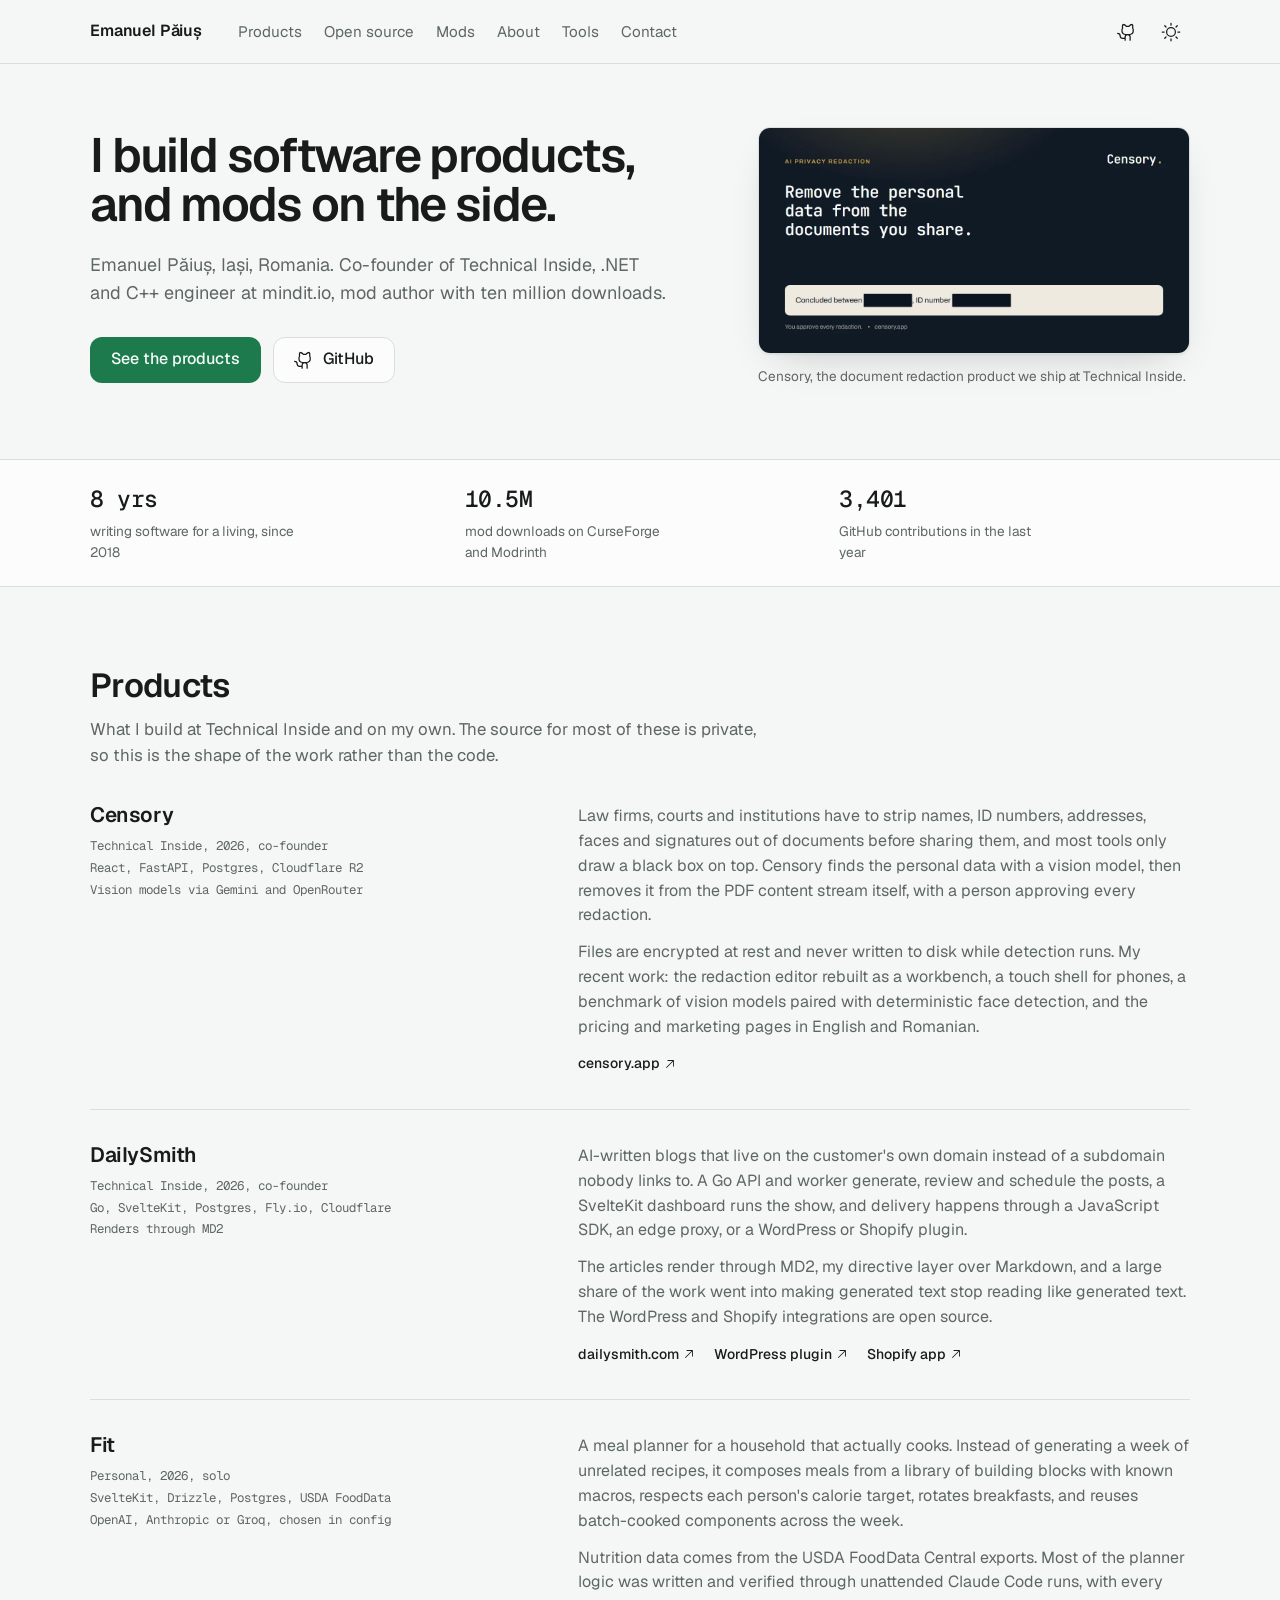
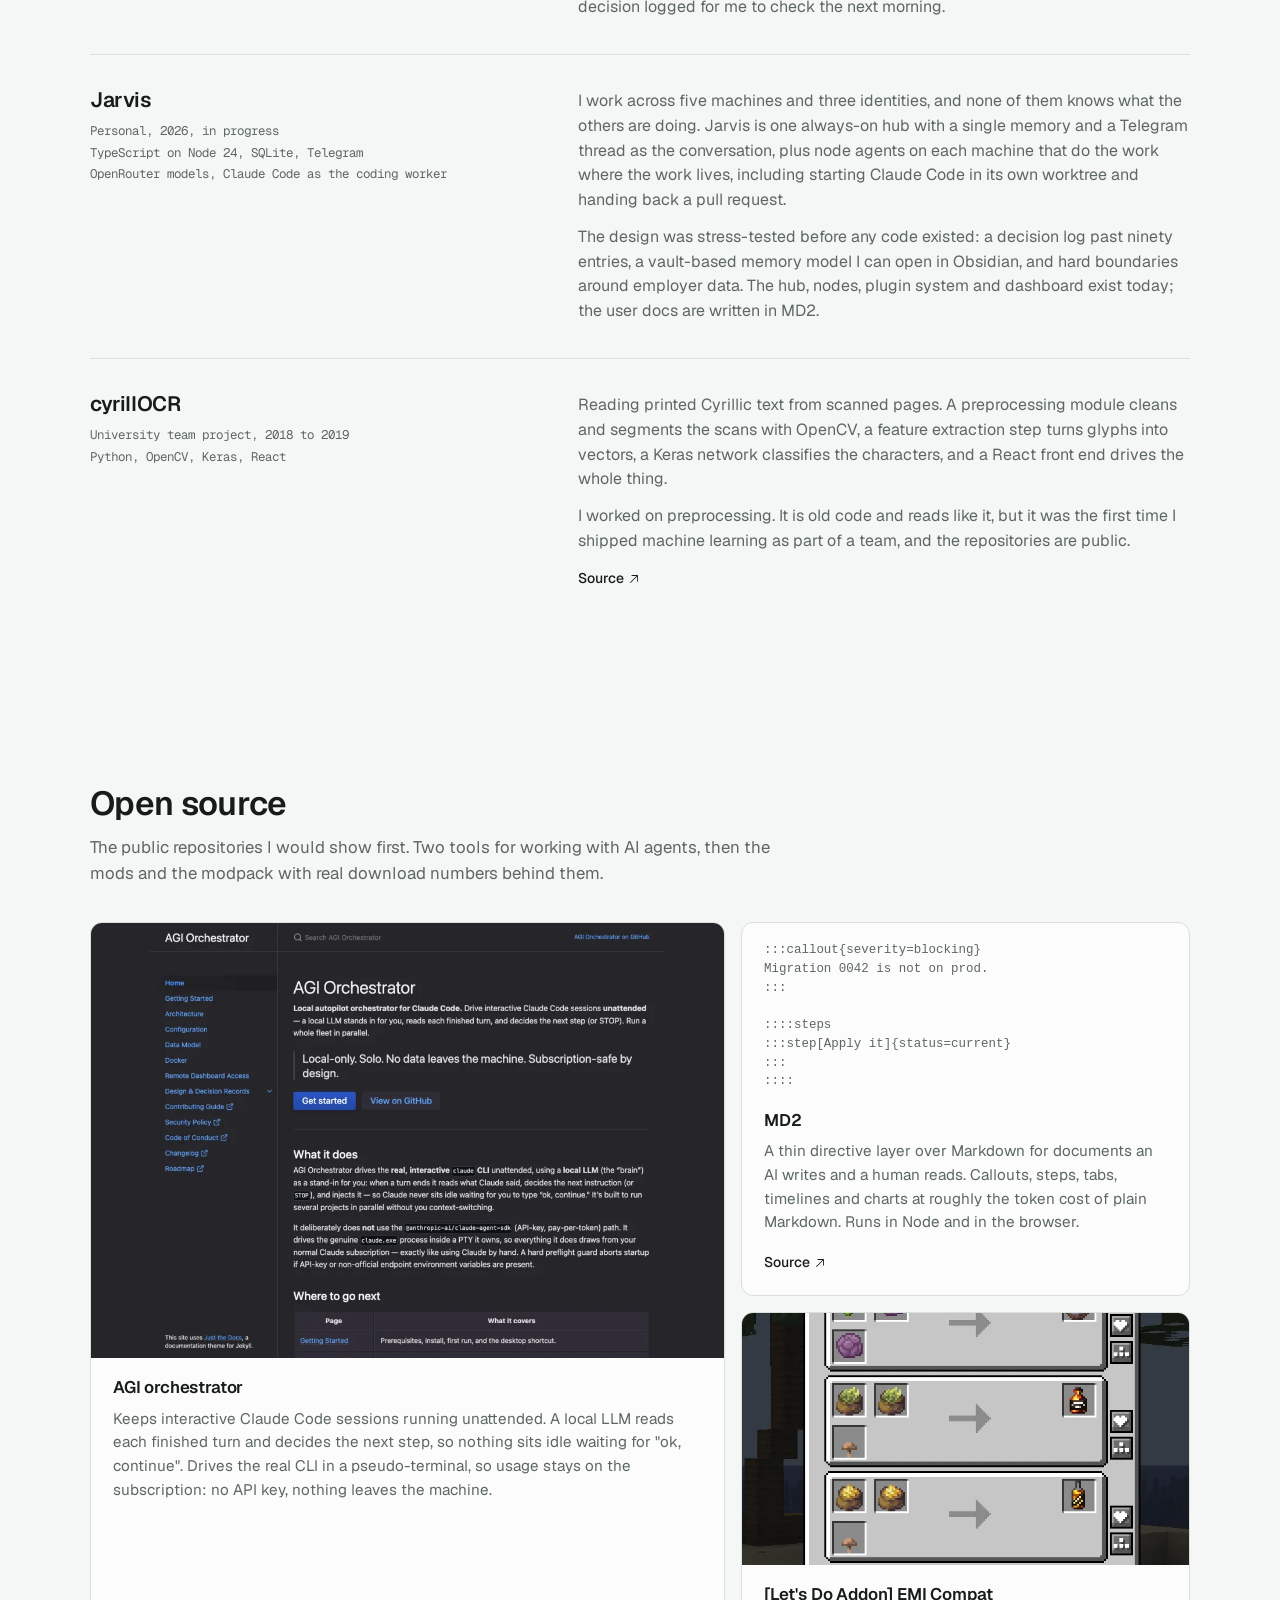
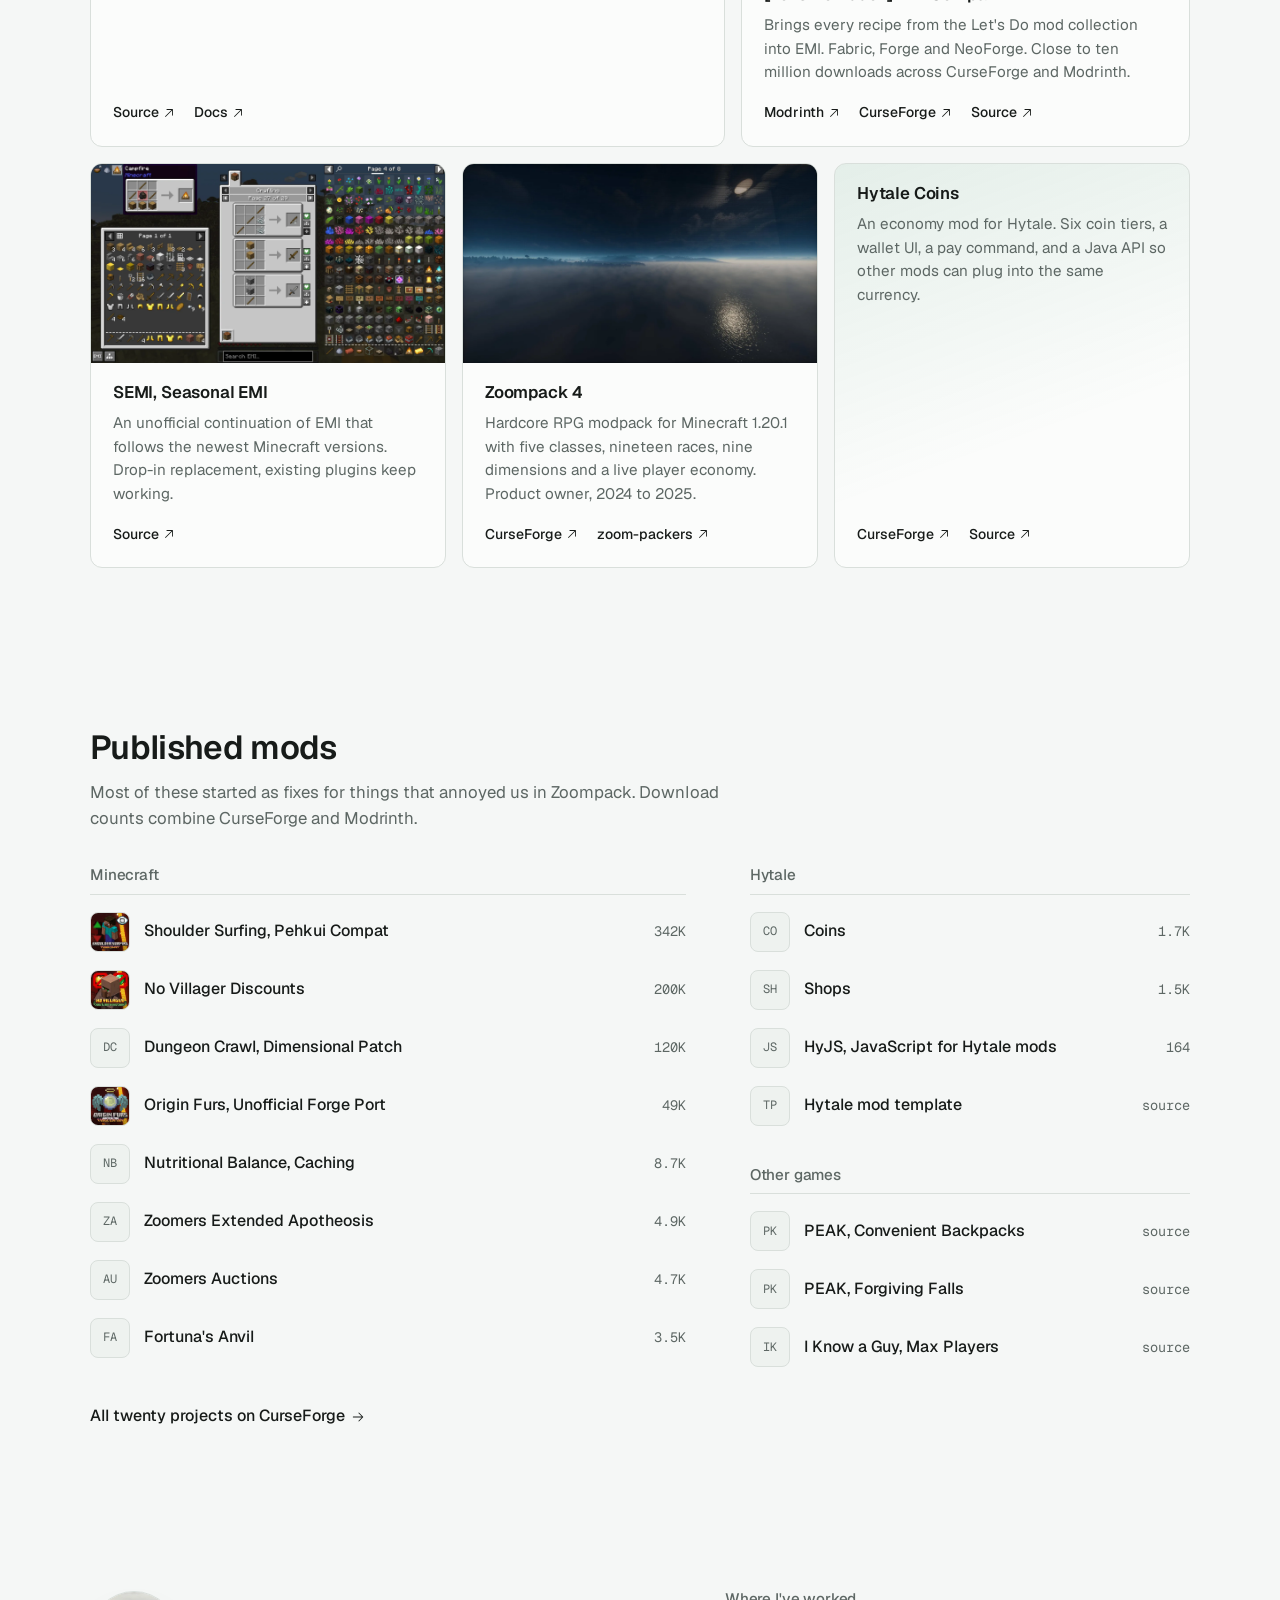
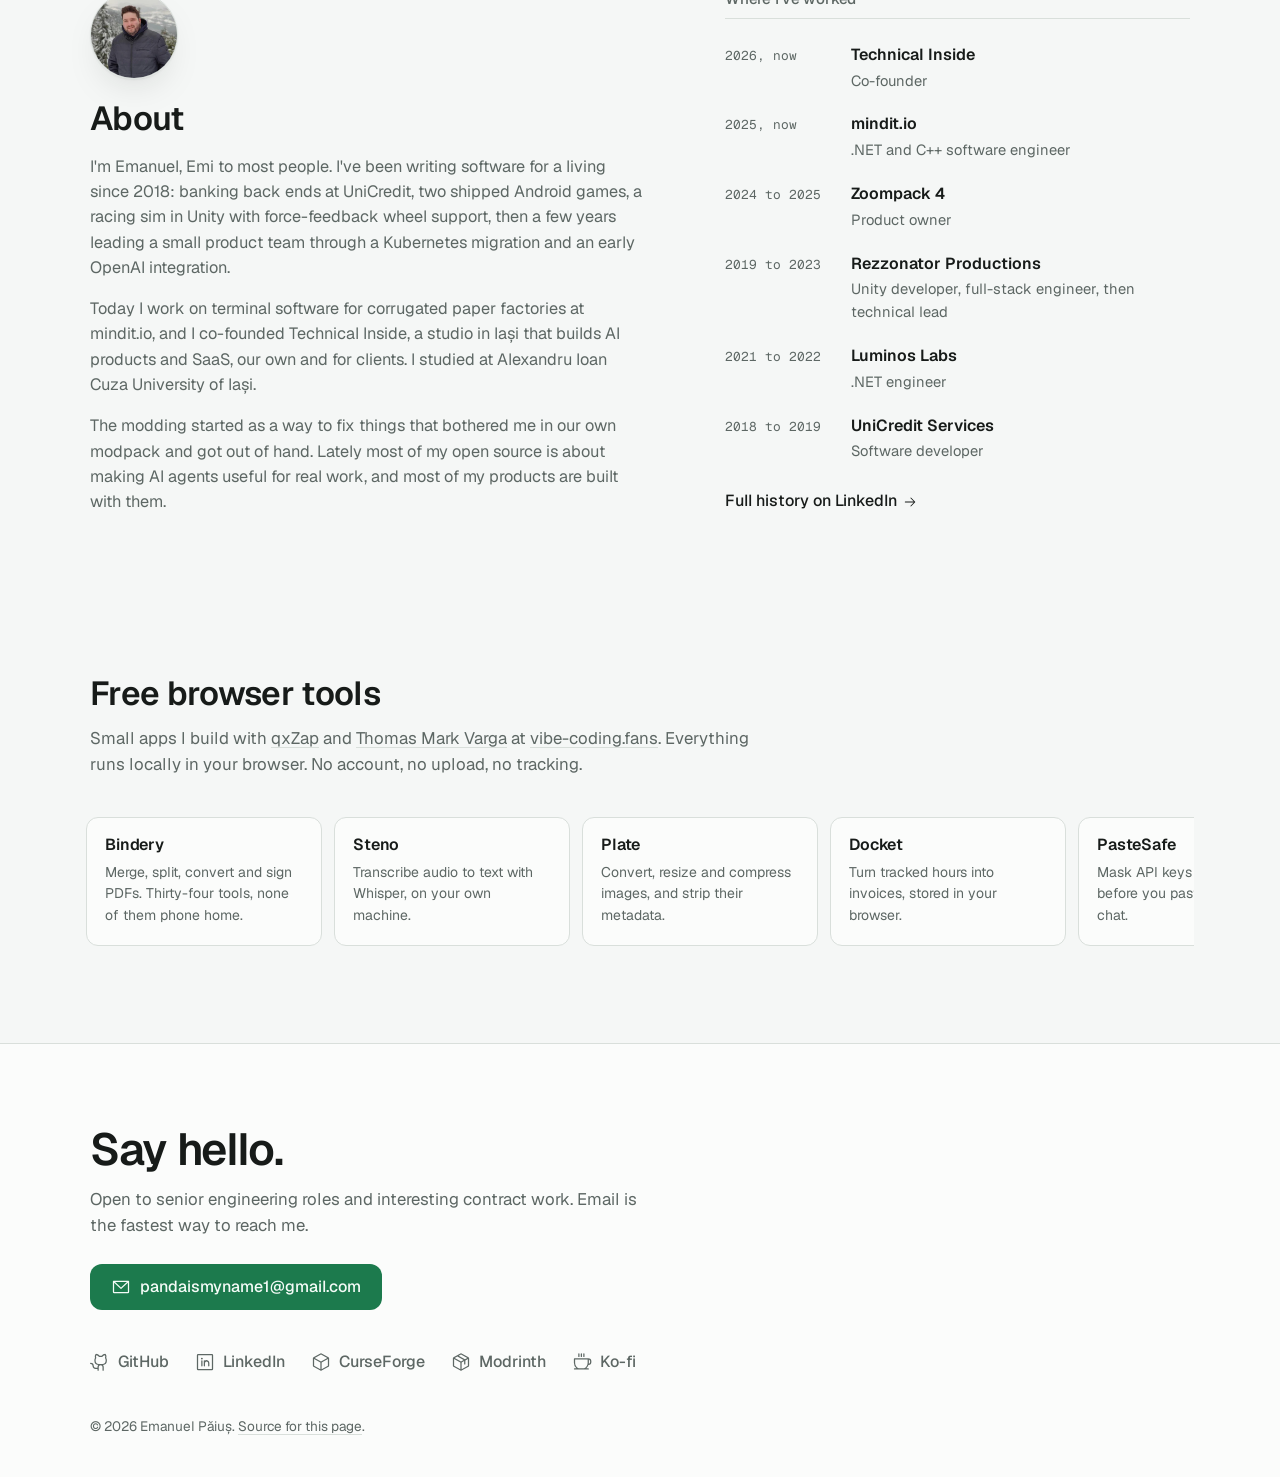
<file: index.html>
<!doctype html>
<html lang="en">
<head>
<meta charset="utf-8">
<meta name="viewport" content="width=device-width, initial-scale=1">
<title>Emanuel Păiuș</title>
<meta name="description" content="Emanuel Păiuș, software engineer in Iași, Romania. Co-founder of Technical Inside, where we build Censory and DailySmith, .NET and C++ engineer at mindit.io, and the author of Minecraft mods with more than ten million downloads.">
<link rel="canonical" href="https://pandaismyname1.github.io/">
<meta name="color-scheme" content="light dark">
<meta name="theme-color" media="(prefers-color-scheme: light)" content="#f5f7f6">
<meta name="theme-color" media="(prefers-color-scheme: dark)" content="#0f1211">
<meta property="og:type" content="profile">
<meta property="og:title" content="Emanuel Păiuș">
<meta property="og:description" content="Software engineer in Iași. Co-founder of Technical Inside, engineer at mindit.io, and the author of Minecraft mods with more than ten million downloads.">
<meta property="og:url" content="https://pandaismyname1.github.io/">
<meta property="og:image" content="https://pandaismyname1.github.io/assets/img/og.jpg">
<meta name="twitter:card" content="summary_large_image">
<link rel="icon" type="image/png" sizes="32x32" href="favicon-32.png">
<link rel="apple-touch-icon" href="apple-touch-icon.png">
<link rel="preload" href="assets/fonts/Geist-Variable.woff2" as="font" type="font/woff2" crossorigin>
<link rel="stylesheet" href="assets/styles.css">
<script>
  // Apply the saved theme before first paint so the page does not flash.
  (function () {
    document.documentElement.classList.add("js");
    try {
      var t = localStorage.getItem("theme");
      if (t === "light" || t === "dark") document.documentElement.setAttribute("data-theme", t);
    } catch (e) {}
  })();
</script>
<script type="application/ld+json">
{
  "@context": "https://schema.org",
  "@type": "Person",
  "name": "Emanuel-Andrei Păiuș",
  "alternateName": "Pandaismyname1",
  "url": "https://pandaismyname1.github.io/",
  "image": "https://pandaismyname1.github.io/assets/img/avatar.webp",
  "jobTitle": "Software Engineer",
  "worksFor": [
    { "@type": "Organization", "name": "Technical Inside", "url": "https://technicalinside.com" },
    { "@type": "Organization", "name": "mindit.io", "url": "https://mindit.io" }
  ],
  "alumniOf": { "@type": "CollegeOrUniversity", "name": "Alexandru Ioan Cuza University of Iași" },
  "address": { "@type": "PostalAddress", "addressLocality": "Iași", "addressCountry": "RO" },
  "email": "mailto:pandaismyname1@gmail.com",
  "sameAs": [
    "https://github.com/Pandaismyname1",
    "https://www.linkedin.com/in/emanuel-andrei-paius/",
    "https://www.curseforge.com/members/pandaismyname1/projects",
    "https://modrinth.com/user/Pandaismyname1",
    "https://ko-fi.com/pandaismyname1"
  ]
}
</script>
</head>
<body>
<!-- Phosphor Icons (MIT), https://phosphoricons.com -->
<svg xmlns="http://www.w3.org/2000/svg" style="display:none" aria-hidden="true">
  <symbol id="i-arrow-right" viewBox="0 0 256 256"><path d="M221.66,133.66l-72,72a8,8,0,0,1-11.32-11.32L196.69,136H40a8,8,0,0,1,0-16H196.69L138.34,61.66a8,8,0,0,1,11.32-11.32l72,72A8,8,0,0,1,221.66,133.66Z"/></symbol>
  <symbol id="i-arrow-up-right" viewBox="0 0 256 256"><path d="M200,64V168a8,8,0,0,1-16,0V83.31L69.66,197.66a8,8,0,0,1-11.32-11.32L172.69,72H88a8,8,0,0,1,0-16H192A8,8,0,0,1,200,64Z"/></symbol>
  <symbol id="i-coffee" viewBox="0 0 256 256"><path d="M80,56V24a8,8,0,0,1,16,0V56a8,8,0,0,1-16,0Zm40,8a8,8,0,0,0,8-8V24a8,8,0,0,0-16,0V56A8,8,0,0,0,120,64Zm32,0a8,8,0,0,0,8-8V24a8,8,0,0,0-16,0V56A8,8,0,0,0,152,64Zm96,56v8a40,40,0,0,1-37.51,39.91,96.59,96.59,0,0,1-27,40.09H208a8,8,0,0,1,0,16H32a8,8,0,0,1,0-16H56.54A96.3,96.3,0,0,1,24,136V88a8,8,0,0,1,8-8H208A40,40,0,0,1,248,120ZM200,96H40v40a80.27,80.27,0,0,0,45.12,72h69.76A80.27,80.27,0,0,0,200,136Zm32,24a24,24,0,0,0-16-22.62V136a95.78,95.78,0,0,1-1.2,15A24,24,0,0,0,232,128Z"/></symbol>
  <symbol id="i-cube" viewBox="0 0 256 256"><path d="M223.68,66.15,135.68,18h0a15.88,15.88,0,0,0-15.36,0l-88,48.17a16,16,0,0,0-8.32,14v95.64a16,16,0,0,0,8.32,14l88,48.17a15.88,15.88,0,0,0,15.36,0l88-48.17a16,16,0,0,0,8.32-14V80.18A16,16,0,0,0,223.68,66.15ZM128,32h0l80.34,44L128,120,47.66,76ZM40,90l80,43.78v85.79L40,175.82Zm96,129.57V133.82L216,90v85.78Z"/></symbol>
  <symbol id="i-envelope-simple" viewBox="0 0 256 256"><path d="M224,48H32a8,8,0,0,0-8,8V192a16,16,0,0,0,16,16H216a16,16,0,0,0,16-16V56A8,8,0,0,0,224,48ZM203.43,64,128,133.15,52.57,64ZM216,192H40V74.19l82.59,75.71a8,8,0,0,0,10.82,0L216,74.19V192Z"/></symbol>
  <symbol id="i-github-logo" viewBox="0 0 256 256"><path d="M208.31,75.68A59.78,59.78,0,0,0,202.93,28,8,8,0,0,0,196,24a59.75,59.75,0,0,0-48,24H124A59.75,59.75,0,0,0,76,24a8,8,0,0,0-6.93,4,59.78,59.78,0,0,0-5.38,47.68A58.14,58.14,0,0,0,56,104v8a56.06,56.06,0,0,0,48.44,55.47A39.8,39.8,0,0,0,96,192v8H72a24,24,0,0,1-24-24A40,40,0,0,0,8,136a8,8,0,0,0,0,16,24,24,0,0,1,24,24,40,40,0,0,0,40,40H96v16a8,8,0,0,0,16,0V192a24,24,0,0,1,48,0v40a8,8,0,0,0,16,0V192a39.8,39.8,0,0,0-8.44-24.53A56.06,56.06,0,0,0,216,112v-8A58.14,58.14,0,0,0,208.31,75.68ZM200,112a40,40,0,0,1-40,40H112a40,40,0,0,1-40-40v-8a41.74,41.74,0,0,1,6.9-22.48A8,8,0,0,0,80,73.83a43.81,43.81,0,0,1,.79-33.58,43.88,43.88,0,0,1,32.32,20.06A8,8,0,0,0,119.82,64h32.35a8,8,0,0,0,6.74-3.69,43.87,43.87,0,0,1,32.32-20.06A43.81,43.81,0,0,1,192,73.83a8.09,8.09,0,0,0,1,7.65A41.72,41.72,0,0,1,200,104Z"/></symbol>
  <symbol id="i-linkedin-logo" viewBox="0 0 256 256"><path d="M216,24H40A16,16,0,0,0,24,40V216a16,16,0,0,0,16,16H216a16,16,0,0,0,16-16V40A16,16,0,0,0,216,24Zm0,192H40V40H216V216ZM96,112v64a8,8,0,0,1-16,0V112a8,8,0,0,1,16,0Zm88,28v36a8,8,0,0,1-16,0V140a20,20,0,0,0-40,0v36a8,8,0,0,1-16,0V112a8,8,0,0,1,15.79-1.78A36,36,0,0,1,184,140ZM100,84A12,12,0,1,1,88,72,12,12,0,0,1,100,84Z"/></symbol>
  <symbol id="i-moon" viewBox="0 0 256 256"><path d="M233.54,142.23a8,8,0,0,0-8-2,88.08,88.08,0,0,1-109.8-109.8,8,8,0,0,0-10-10,104.84,104.84,0,0,0-52.91,37A104,104,0,0,0,136,224a103.09,103.09,0,0,0,62.52-20.88,104.84,104.84,0,0,0,37-52.91A8,8,0,0,0,233.54,142.23ZM188.9,190.34A88,88,0,0,1,65.66,67.11a89,89,0,0,1,31.4-26A106,106,0,0,0,96,56,104.11,104.11,0,0,0,200,160a106,106,0,0,0,14.92-1.06A89,89,0,0,1,188.9,190.34Z"/></symbol>
  <symbol id="i-package" viewBox="0 0 256 256"><path d="M223.68,66.15,135.68,18a15.88,15.88,0,0,0-15.36,0l-88,48.17a16,16,0,0,0-8.32,14v95.64a16,16,0,0,0,8.32,14l88,48.17a15.88,15.88,0,0,0,15.36,0l88-48.17a16,16,0,0,0,8.32-14V80.18A16,16,0,0,0,223.68,66.15ZM128,32l80.34,44-29.77,16.3-80.35-44ZM128,120,47.66,76l33.9-18.56,80.34,44ZM40,90l80,43.78v85.79L40,175.82Zm176,85.78h0l-80,43.79V133.82l32-17.51V152a8,8,0,0,0,16,0V107.55L216,90v85.77Z"/></symbol>
  <symbol id="i-sun" viewBox="0 0 256 256"><path d="M120,40V16a8,8,0,0,1,16,0V40a8,8,0,0,1-16,0Zm72,88a64,64,0,1,1-64-64A64.07,64.07,0,0,1,192,128Zm-16,0a48,48,0,1,0-48,48A48.05,48.05,0,0,0,176,128ZM58.34,69.66A8,8,0,0,0,69.66,58.34l-16-16A8,8,0,0,0,42.34,53.66Zm0,116.68-16,16a8,8,0,0,0,11.32,11.32l16-16a8,8,0,0,0-11.32-11.32ZM192,72a8,8,0,0,0,5.66-2.34l16-16a8,8,0,0,0-11.32-11.32l-16,16A8,8,0,0,0,192,72Zm5.66,114.34a8,8,0,0,0-11.32,11.32l16,16a8,8,0,0,0,11.32-11.32ZM48,128a8,8,0,0,0-8-8H16a8,8,0,0,0,0,16H40A8,8,0,0,0,48,128Zm80,80a8,8,0,0,0-8,8v24a8,8,0,0,0,16,0V216A8,8,0,0,0,128,208Zm112-88H216a8,8,0,0,0,0,16h24a8,8,0,0,0,0-16Z"/></symbol>
</svg>

<a class="skip" href="#main">Skip to content</a>

<header class="nav">
  <div class="wrap nav-row">
    <a class="brand" href="#top">Emanuel Păiuș</a>
    <nav class="nav-links" aria-label="Sections">
      <a href="#products">Products</a>
      <a href="#open-source">Open source</a>
      <a href="#mods">Mods</a>
      <a href="#about">About</a>
      <a href="#tools">Tools</a>
      <a href="#contact">Contact</a>
    </nav>
    <div class="nav-actions">
      <a class="icon-btn" href="https://github.com/Pandaismyname1" aria-label="GitHub profile">
        <svg class="ic" aria-hidden="true"><use href="#i-github-logo"/></svg>
      </a>
      <button class="icon-btn" id="theme-toggle" type="button" aria-label="Switch to dark theme">
        <svg class="ic ic-sun" aria-hidden="true"><use href="#i-sun"/></svg>
        <svg class="ic ic-moon" aria-hidden="true"><use href="#i-moon"/></svg>
      </button>
    </div>
  </div>
</header>

<main id="main">

<section class="hero wrap" id="top">
  <div class="hero-copy">
    <h1>I build software products, and mods on the side.</h1>
    <p class="lede">Emanuel Păiuș, Iași, Romania. Co-founder of Technical Inside, .NET and C++ engineer at mindit.io, mod author with ten million downloads.</p>
    <div class="cta-row">
      <a class="btn btn-primary" href="#products">See the products</a>
      <a class="btn btn-ghost" href="https://github.com/Pandaismyname1">
        <svg class="ic" aria-hidden="true"><use href="#i-github-logo"/></svg>
        GitHub
      </a>
    </div>
  </div>
  <figure class="hero-figure">
    <img src="assets/img/censory.webp" width="1200" height="630" alt="Censory: redact personal data from PDFs and images" fetchpriority="high">
    <figcaption>Censory, the document redaction product we ship at Technical Inside.</figcaption>
  </figure>
</section>

<section class="numbers-band">
  <div class="wrap numbers">
    <div class="num"><span class="n">8 yrs</span><span class="l">writing software for a living, since 2018</span></div>
    <div class="num"><span class="n">10.5M</span><span class="l">mod downloads on CurseForge and Modrinth</span></div>
    <div class="num"><span class="n">3,401</span><span class="l">GitHub contributions in the last year</span></div>
  </div>
</section>

<section class="section wrap" id="products" data-reveal>
  <div class="section-head">
    <h2>Products</h2>
    <p class="sub">What I build at Technical Inside and on my own. The source for most of these is private, so this is the shape of the work rather than the code.</p>
  </div>

  <div class="cases">
    <article class="case">
      <div class="case-head">
        <h3>Censory</h3>
        <div class="case-meta">
          <span>Technical Inside, 2026, co-founder</span>
          <span>React, FastAPI, Postgres, Cloudflare R2</span>
          <span>Vision models via Gemini and OpenRouter</span>
        </div>
      </div>
      <div class="case-body">
        <p>Law firms, courts and institutions have to strip names, ID numbers, addresses, faces and signatures out of documents before sharing them, and most tools only draw a black box on top. Censory finds the personal data with a vision model, then removes it from the PDF content stream itself, with a person approving every redaction.</p>
        <p>Files are encrypted at rest and never written to disk while detection runs. My recent work: the redaction editor rebuilt as a workbench, a touch shell for phones, a benchmark of vision models paired with deterministic face detection, and the pricing and marketing pages in English and Romanian.</p>
        <div class="links">
          <a href="https://censory.app">censory.app<svg class="ic ic-s" aria-hidden="true"><use href="#i-arrow-up-right"/></svg></a>
        </div>
      </div>
    </article>

    <article class="case">
      <div class="case-head">
        <h3>DailySmith</h3>
        <div class="case-meta">
          <span>Technical Inside, 2026, co-founder</span>
          <span>Go, SvelteKit, Postgres, Fly.io, Cloudflare</span>
          <span>Renders through MD2</span>
        </div>
      </div>
      <div class="case-body">
        <p>AI-written blogs that live on the customer's own domain instead of a subdomain nobody links to. A Go API and worker generate, review and schedule the posts, a SvelteKit dashboard runs the show, and delivery happens through a JavaScript SDK, an edge proxy, or a WordPress or Shopify plugin.</p>
        <p>The articles render through MD2, my directive layer over Markdown, and a large share of the work went into making generated text stop reading like generated text. The WordPress and Shopify integrations are open source.</p>
        <div class="links">
          <a href="https://dailysmith.com">dailysmith.com<svg class="ic ic-s" aria-hidden="true"><use href="#i-arrow-up-right"/></svg></a>
          <a href="https://github.com/TechnicalInsideTI/dailysmith-wordpress-plugin">WordPress plugin<svg class="ic ic-s" aria-hidden="true"><use href="#i-arrow-up-right"/></svg></a>
          <a href="https://github.com/TechnicalInsideTI/dailysmith-shopify-app">Shopify app<svg class="ic ic-s" aria-hidden="true"><use href="#i-arrow-up-right"/></svg></a>
        </div>
      </div>
    </article>

    <article class="case">
      <div class="case-head">
        <h3>Fit</h3>
        <div class="case-meta">
          <span>Personal, 2026, solo</span>
          <span>SvelteKit, Drizzle, Postgres, USDA FoodData</span>
          <span>OpenAI, Anthropic or Groq, chosen in config</span>
        </div>
      </div>
      <div class="case-body">
        <p>A meal planner for a household that actually cooks. Instead of generating a week of unrelated recipes, it composes meals from a library of building blocks with known macros, respects each person's calorie target, rotates breakfasts, and reuses batch-cooked components across the week.</p>
        <p>Nutrition data comes from the USDA FoodData Central exports. Most of the planner logic was written and verified through unattended Claude Code runs, with every decision logged for me to check the next morning.</p>
      </div>
    </article>

    <article class="case">
      <div class="case-head">
        <h3>Jarvis</h3>
        <div class="case-meta">
          <span>Personal, 2026, in progress</span>
          <span>TypeScript on Node 24, SQLite, Telegram</span>
          <span>OpenRouter models, Claude Code as the coding worker</span>
        </div>
      </div>
      <div class="case-body">
        <p>I work across five machines and three identities, and none of them knows what the others are doing. Jarvis is one always-on hub with a single memory and a Telegram thread as the conversation, plus node agents on each machine that do the work where the work lives, including starting Claude Code in its own worktree and handing back a pull request.</p>
        <p>The design was stress-tested before any code existed: a decision log past ninety entries, a vault-based memory model I can open in Obsidian, and hard boundaries around employer data. The hub, nodes, plugin system and dashboard exist today; the user docs are written in MD2.</p>
      </div>
    </article>

    <article class="case">
      <div class="case-head">
        <h3>cyrillOCR</h3>
        <div class="case-meta">
          <span>University team project, 2018 to 2019</span>
          <span>Python, OpenCV, Keras, React</span>
        </div>
      </div>
      <div class="case-body">
        <p>Reading printed Cyrillic text from scanned pages. A preprocessing module cleans and segments the scans with OpenCV, a feature extraction step turns glyphs into vectors, a Keras network classifies the characters, and a React front end drives the whole thing.</p>
        <p>I worked on preprocessing. It is old code and reads like it, but it was the first time I shipped machine learning as part of a team, and the repositories are public.</p>
        <div class="links">
          <a href="https://github.com/cyrillOCR">Source<svg class="ic ic-s" aria-hidden="true"><use href="#i-arrow-up-right"/></svg></a>
        </div>
      </div>
    </article>
  </div>
</section>

<section class="section wrap" id="open-source" data-reveal>
  <div class="section-head">
    <h2>Open source</h2>
    <p class="sub">The public repositories I would show first. Two tools for working with AI agents, then the mods and the modpack with real download numbers behind them.</p>
  </div>

  <div class="bento">
    <article class="cell cell-a cell-img">
      <img src="assets/img/agi-docs.webp" width="1440" height="900" alt="The AGI orchestrator documentation site" loading="lazy">
      <div class="cell-body">
        <h3><a href="https://github.com/Pandaismyname1/agi-orchestrator">AGI orchestrator</a></h3>
        <p>Keeps interactive Claude Code sessions running unattended. A local LLM reads each finished turn and decides the next step, so nothing sits idle waiting for "ok, continue". Drives the real CLI in a pseudo-terminal, so usage stays on the subscription: no API key, nothing leaves the machine.</p>
        <div class="links">
          <a href="https://github.com/Pandaismyname1/agi-orchestrator">Source<svg class="ic ic-s" aria-hidden="true"><use href="#i-arrow-up-right"/></svg></a>
          <a href="https://pandaismyname1.github.io/agi-orchestrator/">Docs<svg class="ic ic-s" aria-hidden="true"><use href="#i-arrow-up-right"/></svg></a>
        </div>
      </div>
    </article>

    <article class="cell cell-b cell-code">
      <pre aria-hidden="true"><code>:::callout{severity=blocking}
Migration 0042 is not on prod.
:::

::::steps
:::step[Apply it]{status=current}
:::
::::</code></pre>
      <div class="cell-body">
        <h3><a href="https://github.com/Pandaismyname1/markus-md2">MD2</a></h3>
        <p>A thin directive layer over Markdown for documents an AI writes and a human reads. Callouts, steps, tabs, timelines and charts at roughly the token cost of plain Markdown. Runs in Node and in the browser.</p>
        <div class="links">
          <a href="https://github.com/Pandaismyname1/markus-md2">Source<svg class="ic ic-s" aria-hidden="true"><use href="#i-arrow-up-right"/></svg></a>
        </div>
      </div>
    </article>

    <article class="cell cell-c cell-img">
      <img src="assets/img/letsdo-emi-compat.webp" width="700" height="957" alt="EMI recipe viewer showing a Let's Do Bakery recipe" loading="lazy">
      <div class="cell-body">
        <h3><a href="https://modrinth.com/mod/lets-do-emi-compat">[Let's Do Addon] EMI Compat</a></h3>
        <p>Brings every recipe from the Let's Do mod collection into EMI. Fabric, Forge and NeoForge. Close to ten million downloads across CurseForge and Modrinth.</p>
        <div class="links">
          <a href="https://modrinth.com/mod/lets-do-emi-compat">Modrinth<svg class="ic ic-s" aria-hidden="true"><use href="#i-arrow-up-right"/></svg></a>
          <a href="https://www.curseforge.com/minecraft/mc-mods/lets-do-emi-compat">CurseForge<svg class="ic ic-s" aria-hidden="true"><use href="#i-arrow-up-right"/></svg></a>
          <a href="https://github.com/Pandaismyname1/Let-s-Do-EMI-Compat">Source<svg class="ic ic-s" aria-hidden="true"><use href="#i-arrow-up-right"/></svg></a>
        </div>
      </div>
    </article>

    <article class="cell cell-d cell-img">
      <img src="assets/img/semi-emi.webp" width="1600" height="900" alt="The EMI recipe viewer interface inside a Minecraft inventory" loading="lazy">
      <div class="cell-body">
        <h3><a href="https://github.com/Pandaismyname1/SEMI">SEMI, Seasonal EMI</a></h3>
        <p>An unofficial continuation of EMI that follows the newest Minecraft versions. Drop-in replacement, existing plugins keep working.</p>
        <div class="links">
          <a href="https://github.com/Pandaismyname1/SEMI">Source<svg class="ic ic-s" aria-hidden="true"><use href="#i-arrow-up-right"/></svg></a>
        </div>
      </div>
    </article>

    <article class="cell cell-e cell-img">
      <img src="assets/img/zoompack-dimensions.webp" width="1600" height="900" alt="A Zoompack 4 landscape with towering trees and a distant fortress" loading="lazy">
      <div class="cell-body">
        <h3><a href="https://www.curseforge.com/minecraft/modpacks/zoompack-4">Zoompack 4</a></h3>
        <p>Hardcore RPG modpack for Minecraft 1.20.1 with five classes, nineteen races, nine dimensions and a live player economy. Product owner, 2024 to 2025.</p>
        <div class="links">
          <a href="https://www.curseforge.com/minecraft/modpacks/zoompack-4">CurseForge<svg class="ic ic-s" aria-hidden="true"><use href="#i-arrow-up-right"/></svg></a>
          <a href="https://github.com/zoom-packers">zoom-packers<svg class="ic ic-s" aria-hidden="true"><use href="#i-arrow-up-right"/></svg></a>
        </div>
      </div>
    </article>

    <article class="cell cell-f cell-tint">
      <div class="cell-body">
        <h3><a href="https://github.com/Pandaismyname1/Hytale-Coins">Hytale Coins</a></h3>
        <p>An economy mod for Hytale. Six coin tiers, a wallet UI, a pay command, and a Java API so other mods can plug into the same currency.</p>
        <div class="links">
          <a href="https://www.curseforge.com/hytale/mods/coins">CurseForge<svg class="ic ic-s" aria-hidden="true"><use href="#i-arrow-up-right"/></svg></a>
          <a href="https://github.com/Pandaismyname1/Hytale-Coins">Source<svg class="ic ic-s" aria-hidden="true"><use href="#i-arrow-up-right"/></svg></a>
        </div>
      </div>
    </article>
  </div>
</section>

<section class="section wrap" id="mods" data-reveal>
  <div class="section-head">
    <h2>Published mods</h2>
    <p class="sub">Most of these started as fixes for things that annoyed us in Zoompack. Download counts combine CurseForge and Modrinth.</p>
  </div>

  <div class="mods">
    <div class="mod-group">
      <h3>Minecraft</h3>
      <a class="mod" href="https://www.curseforge.com/minecraft/mc-mods/shoulder-surfing-pehkui-compat">
        <img src="assets/img/icon-shoulder-surfing.webp" width="96" height="96" alt="" loading="lazy">
        <span class="mod-name">Shoulder Surfing, Pehkui Compat</span>
        <span class="mod-dl">342K</span>
      </a>
      <a class="mod" href="https://modrinth.com/mod/no-villager-discounts">
        <img src="assets/img/icon-no-villager-discounts.webp" width="96" height="96" alt="" loading="lazy">
        <span class="mod-name">No Villager Discounts</span>
        <span class="mod-dl">200K</span>
      </a>
      <a class="mod" href="https://www.curseforge.com/minecraft/mc-mods/dungeon-crawl-dimensional-patch">
        <span class="mod-ph" aria-hidden="true">DC</span>
        <span class="mod-name">Dungeon Crawl, Dimensional Patch</span>
        <span class="mod-dl">120K</span>
      </a>
      <a class="mod" href="https://modrinth.com/mod/origin-furs-unofficial-forge-port">
        <img src="assets/img/icon-origin-furs.webp" width="96" height="96" alt="" loading="lazy">
        <span class="mod-name">Origin Furs, Unofficial Forge Port</span>
        <span class="mod-dl">49K</span>
      </a>
      <a class="mod" href="https://github.com/zoom-packers/Nutritional-Balance-Caching">
        <span class="mod-ph" aria-hidden="true">NB</span>
        <span class="mod-name">Nutritional Balance, Caching</span>
        <span class="mod-dl">8.7K</span>
      </a>
      <a class="mod" href="https://github.com/zoom-packers/Zoomers-Extended-Apotheosis">
        <span class="mod-ph" aria-hidden="true">ZA</span>
        <span class="mod-name">Zoomers Extended Apotheosis</span>
        <span class="mod-dl">4.9K</span>
      </a>
      <a class="mod" href="https://github.com/zoom-packers/Zoomers-Auctions">
        <span class="mod-ph" aria-hidden="true">AU</span>
        <span class="mod-name">Zoomers Auctions</span>
        <span class="mod-dl">4.7K</span>
      </a>
      <a class="mod" href="https://www.curseforge.com/minecraft/mc-mods/fortunas-anvil">
        <span class="mod-ph" aria-hidden="true">FA</span>
        <span class="mod-name">Fortuna's Anvil</span>
        <span class="mod-dl">3.5K</span>
      </a>
    </div>

    <div class="mod-col">
      <div class="mod-group">
        <h3>Hytale</h3>
        <a class="mod" href="https://www.curseforge.com/hytale/mods/coins">
          <span class="mod-ph" aria-hidden="true">CO</span>
          <span class="mod-name">Coins</span>
          <span class="mod-dl">1.7K</span>
        </a>
        <a class="mod" href="https://www.curseforge.com/hytale/mods/shops">
          <span class="mod-ph" aria-hidden="true">SH</span>
          <span class="mod-name">Shops</span>
          <span class="mod-dl">1.5K</span>
        </a>
        <a class="mod" href="https://www.curseforge.com/hytale/mods/hyjs">
          <span class="mod-ph" aria-hidden="true">JS</span>
          <span class="mod-name">HyJS, JavaScript for Hytale mods</span>
          <span class="mod-dl">164</span>
        </a>
        <a class="mod" href="https://github.com/Pandaismyname1/Hytale-Addon-Template">
          <span class="mod-ph" aria-hidden="true">TP</span>
          <span class="mod-name">Hytale mod template</span>
          <span class="mod-dl">source</span>
        </a>
      </div>

      <div class="mod-group">
        <h3>Other games</h3>
        <a class="mod" href="https://github.com/Pandaismyname1/PeakConvenientBackpacks">
          <span class="mod-ph" aria-hidden="true">PK</span>
          <span class="mod-name">PEAK, Convenient Backpacks</span>
          <span class="mod-dl">source</span>
        </a>
        <a class="mod" href="https://github.com/Pandaismyname1/PeakForgivingFalls">
          <span class="mod-ph" aria-hidden="true">PK</span>
          <span class="mod-name">PEAK, Forgiving Falls</span>
          <span class="mod-dl">source</span>
        </a>
        <a class="mod" href="https://github.com/Pandaismyname1/I-Know-A-Guy---Max-Players-Mod">
          <span class="mod-ph" aria-hidden="true">IK</span>
          <span class="mod-name">I Know a Guy, Max Players</span>
          <span class="mod-dl">source</span>
        </a>
      </div>
    </div>
  </div>

  <p class="foot-link"><a href="https://www.curseforge.com/members/pandaismyname1/projects">All twenty projects on CurseForge<svg class="ic ic-s" aria-hidden="true"><use href="#i-arrow-right"/></svg></a></p>
</section>

<section class="section wrap" id="about" data-reveal>
  <div class="about">
    <div class="about-copy">
      <img class="avatar" src="assets/img/avatar.webp" width="320" height="320" alt="Emanuel Păiuș" loading="lazy">
      <h2>About</h2>
      <p>I'm Emanuel, Emi to most people. I've been writing software for a living since 2018: banking back ends at UniCredit, two shipped Android games, a racing sim in Unity with force-feedback wheel support, then a few years leading a small product team through a Kubernetes migration and an early OpenAI integration.</p>
      <p>Today I work on terminal software for corrugated paper factories at mindit.io, and I co-founded Technical Inside, a studio in Iași that builds AI products and SaaS, our own and for clients. I studied at Alexandru Ioan Cuza University of Iași.</p>
      <p>The modding started as a way to fix things that bothered me in our own modpack and got out of hand. Lately most of my open source is about making AI agents useful for real work, and most of my products are built with them.</p>
    </div>

    <div class="roles">
      <h3>Where I've worked</h3>
      <div class="role">
        <span class="role-when">2026, now</span>
        <span class="role-what"><strong>Technical Inside</strong><span>Co-founder</span></span>
      </div>
      <div class="role">
        <span class="role-when">2025, now</span>
        <span class="role-what"><strong>mindit.io</strong><span>.NET and C++ software engineer</span></span>
      </div>
      <div class="role">
        <span class="role-when">2024 to 2025</span>
        <span class="role-what"><strong>Zoompack 4</strong><span>Product owner</span></span>
      </div>
      <div class="role">
        <span class="role-when">2019 to 2023</span>
        <span class="role-what"><strong>Rezzonator Productions</strong><span>Unity developer, full-stack engineer, then technical lead</span></span>
      </div>
      <div class="role">
        <span class="role-when">2021 to 2022</span>
        <span class="role-what"><strong>Luminos Labs</strong><span>.NET engineer</span></span>
      </div>
      <div class="role">
        <span class="role-when">2018 to 2019</span>
        <span class="role-what"><strong>UniCredit Services</strong><span>Software developer</span></span>
      </div>
      <p class="foot-link"><a href="https://www.linkedin.com/in/emanuel-andrei-paius/">Full history on LinkedIn<svg class="ic ic-s" aria-hidden="true"><use href="#i-arrow-right"/></svg></a></p>
    </div>
  </div>
</section>

<section class="section wrap" id="tools" data-reveal>
  <div class="section-head">
    <h2>Free browser tools</h2>
    <p class="sub">Small apps I build with <a href="https://github.com/qxZap">qxZap</a> and <a href="https://github.com/ThomasMarkVarga">Thomas Mark Varga</a> at <a href="https://vibe-coding.fans">vibe-coding.fans</a>. Everything runs locally in your browser. No account, no upload, no tracking.</p>
  </div>
  <div class="tools" tabindex="0" aria-label="Tools, scroll sideways">
    <a class="tool" href="https://bindery.vibe-coding.fans"><h3>Bindery</h3><p>Merge, split, convert and sign PDFs. Thirty-four tools, none of them phone home.</p></a>
    <a class="tool" href="https://steno.vibe-coding.fans"><h3>Steno</h3><p>Transcribe audio to text with Whisper, on your own machine.</p></a>
    <a class="tool" href="https://plate.vibe-coding.fans"><h3>Plate</h3><p>Convert, resize and compress images, and strip their metadata.</p></a>
    <a class="tool" href="https://docket.vibe-coding.fans"><h3>Docket</h3><p>Turn tracked hours into invoices, stored in your browser.</p></a>
    <a class="tool" href="https://pastesafe.vibe-coding.fans"><h3>PasteSafe</h3><p>Mask API keys and passwords before you paste a log into a chat.</p></a>
    <a class="tool" href="https://overlap.vibe-coding.fans"><h3>Overlap</h3><p>Find meeting times that work across time zones.</p></a>
    <a class="tool" href="https://bridge-days.vibe-coding.fans"><h3>BridgeDays</h3><p>Plan vacation days around weekends and public holidays.</p></a>
    <a class="tool" href="https://etch.vibe-coding.fans"><h3>Etch</h3><p>QR codes that hold the data itself, with no redirect in the middle.</p></a>
  </div>
</section>

</main>

<footer class="footer" id="contact">
  <div class="wrap">
    <h2>Say hello.</h2>
    <p class="sub">Open to senior engineering roles and interesting contract work. Email is the fastest way to reach me.</p>
    <a class="btn btn-primary" href="mailto:pandaismyname1@gmail.com">
      <svg class="ic" aria-hidden="true"><use href="#i-envelope-simple"/></svg>
      pandaismyname1@gmail.com
    </a>
    <ul class="social">
      <li><a href="https://github.com/Pandaismyname1"><svg class="ic" aria-hidden="true"><use href="#i-github-logo"/></svg>GitHub</a></li>
      <li><a href="https://www.linkedin.com/in/emanuel-andrei-paius/"><svg class="ic" aria-hidden="true"><use href="#i-linkedin-logo"/></svg>LinkedIn</a></li>
      <li><a href="https://www.curseforge.com/members/pandaismyname1/projects"><svg class="ic" aria-hidden="true"><use href="#i-cube"/></svg>CurseForge</a></li>
      <li><a href="https://modrinth.com/user/Pandaismyname1"><svg class="ic" aria-hidden="true"><use href="#i-package"/></svg>Modrinth</a></li>
      <li><a href="https://ko-fi.com/pandaismyname1"><svg class="ic" aria-hidden="true"><use href="#i-coffee"/></svg>Ko-fi</a></li>
    </ul>
    <p class="small">© 2026 Emanuel Păiuș. <a href="https://github.com/Pandaismyname1/Pandaismyname1.github.io">Source for this page</a>.</p>
  </div>
</footer>

<script src="assets/site.js" defer></script>
</body>
</html>
</file>
<file: assets/styles.css>
/* Emanuel Păiuș, personal site. Plain CSS, no build step. */

@font-face {
  font-family: "Geist";
  src: url("fonts/Geist-Variable.woff2") format("woff2");
  font-weight: 100 900;
  font-display: swap;
}
@font-face {
  font-family: "Geist Mono";
  src: url("fonts/GeistMono-Variable.woff2") format("woff2");
  font-weight: 100 900;
  font-display: swap;
}

:root {
  --bg: #f5f7f6;
  --surface: #fbfcfb;
  --surface-2: #eef2ef;
  --text: #171b19;
  --muted: #5d6764;
  --line: #d9dfdb;
  --accent: #1c7a4d;
  --accent-ink: #f4fbf7;
  --accent-soft: rgba(28, 122, 77, 0.10);
  --shadow: 0 1px 2px rgba(23, 27, 25, 0.06), 0 16px 40px -20px rgba(23, 27, 25, 0.25);
  --r: 12px;
  --nav-h: 64px;
  --gutter: clamp(16px, 4vw, 40px);
  --max: 1180px;
  --font: "Geist", system-ui, -apple-system, "Segoe UI", sans-serif;
  --mono: "Geist Mono", ui-monospace, SFMono-Regular, Menlo, monospace;
  color-scheme: light;
}

@media (prefers-color-scheme: dark) {
  :root:not([data-theme="light"]) {
    --bg: #0f1211;
    --surface: #161a18;
    --surface-2: #1c221f;
    --text: #e6eae7;
    --muted: #98a39d;
    --line: #283029;
    --accent: #5ccb8e;
    --accent-ink: #0a1a11;
    --accent-soft: rgba(92, 203, 142, 0.12);
    --shadow: 0 1px 2px rgba(0, 0, 0, 0.4), 0 20px 48px -24px rgba(0, 0, 0, 0.7);
    color-scheme: dark;
  }
}
:root[data-theme="dark"] {
  --bg: #0f1211;
  --surface: #161a18;
  --surface-2: #1c221f;
  --text: #e6eae7;
  --muted: #98a39d;
  --line: #283029;
  --accent: #5ccb8e;
  --accent-ink: #0a1a11;
  --accent-soft: rgba(92, 203, 142, 0.12);
  --shadow: 0 1px 2px rgba(0, 0, 0, 0.4), 0 20px 48px -24px rgba(0, 0, 0, 0.7);
  color-scheme: dark;
}

*, *::before, *::after { box-sizing: border-box; }
html { scroll-behavior: smooth; -webkit-text-size-adjust: 100%; }
body {
  margin: 0;
  background: var(--bg);
  color: var(--text);
  font-family: var(--font);
  font-size: 1rem;
  line-height: 1.55;
  font-feature-settings: "ss03", "cv11";
  -webkit-font-smoothing: antialiased;
  overflow-x: hidden;
}
img { display: block; max-width: 100%; height: auto; }
a { color: inherit; text-decoration: none; }
p { margin: 0; }
h1, h2, h3 { margin: 0; font-weight: 600; letter-spacing: -0.02em; line-height: 1.1; }
h2 { font-size: clamp(1.6rem, 2.6vw, 2.1rem); }
h3 { font-size: 1.05rem; letter-spacing: -0.01em; }
:focus-visible { outline: 2px solid var(--accent); outline-offset: 3px; border-radius: 4px; }

.wrap { width: 100%; max-width: var(--max); margin-inline: auto; padding-inline: var(--gutter); }
.ic { width: 20px; height: 20px; fill: currentColor; flex: none; }
.ic-s { width: 14px; height: 14px; }

.skip {
  position: absolute; left: 8px; top: -60px; z-index: 100;
  background: var(--accent); color: var(--accent-ink);
  padding: 8px 12px; border-radius: var(--r);
}
.skip:focus { top: 8px; }

/* Navigation */
.nav {
  position: sticky; top: 0; z-index: 20;
  height: var(--nav-h);
  background: color-mix(in srgb, var(--bg) 82%, transparent);
  backdrop-filter: blur(14px);
  -webkit-backdrop-filter: blur(14px);
  border-bottom: 1px solid var(--line);
}
.nav-row { height: 100%; display: flex; align-items: center; gap: 24px; }
.brand { font-weight: 600; letter-spacing: -0.01em; white-space: nowrap; }
.nav-links { display: flex; gap: 22px; margin-left: 12px; font-size: 0.95rem; color: var(--muted); }
.nav-links a { padding: 6px 0; }
.nav-links a:hover { color: var(--text); }
.nav-actions { margin-left: auto; display: flex; gap: 6px; }
.icon-btn {
  width: 38px; height: 38px; display: inline-flex; align-items: center; justify-content: center;
  border-radius: var(--r); border: 1px solid transparent; background: transparent; color: var(--text);
  cursor: pointer; padding: 0; font: inherit;
}
.icon-btn:hover { border-color: var(--line); background: var(--surface); }
.icon-btn:active { transform: scale(0.96); }
.ic-moon { display: none; }
:root[data-theme="dark"] .ic-sun { display: none; }
:root[data-theme="dark"] .ic-moon { display: block; }
@media (prefers-color-scheme: dark) {
  :root:not([data-theme="light"]) .ic-sun { display: none; }
  :root:not([data-theme="light"]) .ic-moon { display: block; }
}

/* Hero */
.hero {
  display: grid;
  grid-template-columns: 7fr 5fr;
  gap: clamp(32px, 5vw, 64px);
  align-items: center;
  padding-top: clamp(48px, 7vh, 88px);
  padding-bottom: clamp(56px, 8vh, 96px);
}
.hero h1 {
  font-size: clamp(2.2rem, 4vw, 3rem);
  letter-spacing: -0.035em;
  line-height: 1.02;
  max-width: 24ch;
}
.lede { margin-top: 22px; font-size: 1.125rem; color: var(--muted); max-width: 48ch; }
.cta-row { display: flex; flex-wrap: wrap; gap: 12px; margin-top: 30px; }
.btn {
  display: inline-flex; align-items: center; gap: 9px;
  height: 46px; padding: 0 20px; border-radius: var(--r);
  font-weight: 500; white-space: nowrap; border: 1px solid transparent;
  transition: transform 0.15s ease, background-color 0.2s ease, border-color 0.2s ease;
}
.btn:active { transform: scale(0.98); }
.btn-primary { background: var(--accent); color: var(--accent-ink); }
.btn-primary:hover { background: color-mix(in srgb, var(--accent) 88%, var(--text)); }
.btn-ghost { background: var(--surface); border-color: var(--line); color: var(--text); }
.btn-ghost:hover { border-color: var(--muted); }

.hero-figure { margin: 0; }
.hero-figure img {
  width: 100%; aspect-ratio: 40 / 21; object-fit: cover;
  border-radius: var(--r); box-shadow: var(--shadow); border: 1px solid var(--line);
}
.hero-figure figcaption { margin-top: 12px; font-size: 0.85rem; color: var(--muted); }

/* Numbers band */
.numbers-band { border-top: 1px solid var(--line); border-bottom: 1px solid var(--line); background: var(--surface); }
.numbers { display: grid; grid-template-columns: repeat(3, 1fr); gap: 24px; padding-block: 22px; }
.num { display: flex; flex-direction: column; gap: 4px; }
.num .n { font-family: var(--mono); font-size: clamp(1.25rem, 1.8vw, 1.6rem); font-weight: 500; letter-spacing: -0.02em; font-variant-numeric: tabular-nums; }
.num .l { font-size: 0.85rem; color: var(--muted); max-width: 24ch; }

/* Sections */
.section { padding-block: clamp(64px, 9vh, 104px); }
.section-head { max-width: 62ch; margin-bottom: 36px; }
.section-head .sub, .footer .sub { margin-top: 12px; color: var(--muted); font-size: 1.05rem; }
.section-head .sub a { text-decoration: underline; text-underline-offset: 3px; text-decoration-color: var(--line); }
.section-head .sub a:hover { text-decoration-color: var(--accent); }

/* Case studies */
.cases { display: flex; flex-direction: column; }
.case { display: grid; grid-template-columns: 5fr 7fr; gap: clamp(20px, 4vw, 56px); padding: 34px 0; border-top: 1px solid var(--line); }
.case:first-child { border-top: 0; padding-top: 0; }
.case-head h3 { font-size: 1.3rem; letter-spacing: -0.02em; }
.case-meta { margin-top: 10px; display: flex; flex-direction: column; gap: 3px; font-family: var(--mono); font-size: 0.78rem; color: var(--muted); line-height: 1.5; }
.case-body { display: flex; flex-direction: column; gap: 12px; }
.case-body p { color: var(--muted); font-size: 1rem; max-width: 62ch; }
.case-body .links { margin-top: 2px; padding-top: 0; }

/* Bento */
.bento {
  display: grid;
  grid-template-columns: repeat(12, 1fr);
  grid-auto-rows: minmax(180px, auto);
  gap: 16px;
}
.cell {
  position: relative; display: flex; flex-direction: column; overflow: hidden;
  background: var(--surface); border: 1px solid var(--line); border-radius: var(--r);
  transition: border-color 0.2s ease, transform 0.25s cubic-bezier(0.16, 1, 0.3, 1);
}
.cell:hover { border-color: var(--muted); }
.cell-a { grid-column: span 7; grid-row: span 2; }
.cell-b, .cell-c { grid-column: span 5; }
.cell-d, .cell-e, .cell-f { grid-column: span 4; }
.cell-img img { width: 100%; aspect-ratio: 16 / 9; object-fit: cover; transition: transform 0.6s cubic-bezier(0.16, 1, 0.3, 1); }
.cell-a img { aspect-ratio: 16 / 11; object-position: top; }
.cell:hover img { transform: scale(1.02); }
.cell-body { padding: 20px 22px 22px; display: flex; flex-direction: column; gap: 10px; flex: 1; }
.cell-body p { color: var(--muted); font-size: 0.95rem; }
.cell h3 a::after { content: ""; position: absolute; inset: 0; }
.cell h3 a:hover { color: var(--accent); }
.links { position: relative; z-index: 1; margin-top: auto; padding-top: 8px; display: flex; flex-wrap: wrap; gap: 6px 18px; font-size: 0.875rem; font-weight: 500; }
.links a { display: inline-flex; align-items: center; gap: 3px; color: var(--text); }
.links a:hover { color: var(--accent); }
.cell-tint { background: linear-gradient(160deg, var(--accent-soft), transparent 65%), var(--surface); }
.cell-tint-2 { background: var(--surface-2); }
.cell-code pre {
  margin: 0; padding: 18px 22px 0; font-family: var(--mono); font-size: 0.78rem; line-height: 1.5;
  color: var(--muted); overflow: hidden; white-space: pre; border-bottom: 0;
}
.cell-code code { display: block; }

/* Mods */
.mods { display: grid; grid-template-columns: 1.15fr 0.85fr; gap: clamp(28px, 5vw, 64px); }
.mod-col { display: flex; flex-direction: column; gap: 32px; }
.mod-group h3 { font-size: 0.95rem; color: var(--muted); font-weight: 500; margin-bottom: 8px; padding-bottom: 10px; border-bottom: 1px solid var(--line); }
.mod {
  display: grid; grid-template-columns: 40px 1fr auto; align-items: center; gap: 14px;
  padding: 9px 0; border-radius: 8px;
}
.mod img, .mod-ph { width: 40px; height: 40px; border-radius: 8px; object-fit: cover; background: var(--surface-2); border: 1px solid var(--line); }
.mod-ph { display: inline-flex; align-items: center; justify-content: center; font-family: var(--mono); font-size: 0.75rem; color: var(--muted); }
.mod-name { font-weight: 500; }
.mod:hover .mod-name { color: var(--accent); }
.mod-dl { font-family: var(--mono); font-size: 0.85rem; color: var(--muted); font-variant-numeric: tabular-nums; }
.foot-link { margin-top: 28px; font-weight: 500; }
.foot-link a { display: inline-flex; align-items: center; gap: 6px; }
.foot-link a:hover { color: var(--accent); }

/* About */
.about { display: grid; grid-template-columns: 6fr 5fr; gap: clamp(32px, 6vw, 80px); align-items: start; }
.about-copy { display: flex; flex-direction: column; gap: 16px; }
.about-copy p { color: var(--muted); font-size: 1.02rem; max-width: 58ch; }
.about-copy h2 { margin-top: 6px; }
.avatar { width: 88px; height: 88px; border-radius: 50%; border: 1px solid var(--line); box-shadow: var(--shadow); }
.roles h3 { font-size: 0.95rem; color: var(--muted); font-weight: 500; margin-bottom: 14px; padding-bottom: 10px; border-bottom: 1px solid var(--line); }
.role { display: grid; grid-template-columns: 110px 1fr; gap: 16px; padding: 10px 0; }
.role-when { font-family: var(--mono); font-size: 0.8rem; color: var(--muted); padding-top: 3px; white-space: nowrap; }
.role-what { display: flex; flex-direction: column; gap: 2px; }
.role-what strong { font-weight: 600; }
.role-what span { color: var(--muted); font-size: 0.92rem; }
.roles .foot-link { margin-top: 16px; }

/* Tools, horizontal scroll */
.tools {
  display: flex; gap: 12px; overflow-x: auto; padding: 4px 4px 16px;
  scroll-snap-type: x mandatory; scrollbar-width: thin;
  margin-inline: -4px;
}
.tool {
  flex: 0 0 236px; scroll-snap-align: start;
  background: var(--surface); border: 1px solid var(--line); border-radius: var(--r);
  padding: 18px; display: flex; flex-direction: column; gap: 8px;
  transition: border-color 0.2s ease, transform 0.25s cubic-bezier(0.16, 1, 0.3, 1);
}
.tool:hover { border-color: var(--accent); transform: translateY(-2px); }
.tool h3 { font-size: 1rem; }
.tool p { font-size: 0.875rem; color: var(--muted); }

/* Footer */
.footer { border-top: 1px solid var(--line); padding: clamp(64px, 9vh, 104px) 0 40px; background: var(--surface); }
.footer h2 { font-size: clamp(2rem, 4vw, 2.8rem); letter-spacing: -0.03em; }
.footer .sub { max-width: 52ch; }
.footer .btn { margin-top: 26px; }
.social { list-style: none; margin: 40px 0 0; padding: 0; display: flex; flex-wrap: wrap; gap: 8px 26px; }
.social a { display: inline-flex; align-items: center; gap: 8px; color: var(--muted); font-weight: 500; }
.social a:hover { color: var(--text); }
.small { margin-top: 36px; font-size: 0.85rem; color: var(--muted); }
.small a { text-decoration: underline; text-underline-offset: 3px; text-decoration-color: var(--line); }
.small a:hover { text-decoration-color: var(--accent); }

/* Reveal on scroll, only when JS is present and motion is allowed */
@media (prefers-reduced-motion: no-preference) {
  html.js [data-reveal] { opacity: 0; transform: translateY(14px); transition: opacity 0.7s cubic-bezier(0.16, 1, 0.3, 1), transform 0.7s cubic-bezier(0.16, 1, 0.3, 1); }
  html.js [data-reveal].in { opacity: 1; transform: none; }
}
@media (prefers-reduced-motion: reduce) {
  html { scroll-behavior: auto; }
  *, *::before, *::after { transition: none !important; animation: none !important; }
}

/* Responsive */
@media (max-width: 960px) {
  .hero { grid-template-columns: 1fr; gap: 36px; }
  .hero h1 { max-width: 18ch; }
  .numbers { grid-template-columns: repeat(2, 1fr); }
  .cell-a, .cell-b, .cell-c { grid-column: span 12; grid-row: auto; }
  .cell-d, .cell-e, .cell-f { grid-column: span 6; }
  .cell-a img { aspect-ratio: 16 / 9; }
  .mods { grid-template-columns: 1fr; }
  .about { grid-template-columns: 1fr; }
  .case { grid-template-columns: 1fr; gap: 14px; padding: 28px 0; }
}
@media (max-width: 720px) {
  .nav-links { display: none; }
  .hero { padding-top: 40px; }
  .hero h1 { font-size: clamp(2rem, 9vw, 2.6rem); }
  .cell-d, .cell-e, .cell-f { grid-column: span 12; }
  .bento { grid-auto-rows: auto; }
  .role { grid-template-columns: 96px 1fr; }
  .footer .btn { max-width: 100%; }
}
@media (max-width: 560px) {
  .numbers { grid-template-columns: 1fr; gap: 14px; }
}
@media (max-width: 420px) {
  .footer .btn { font-size: 0.92rem; padding-inline: 14px; }
}
</file>
